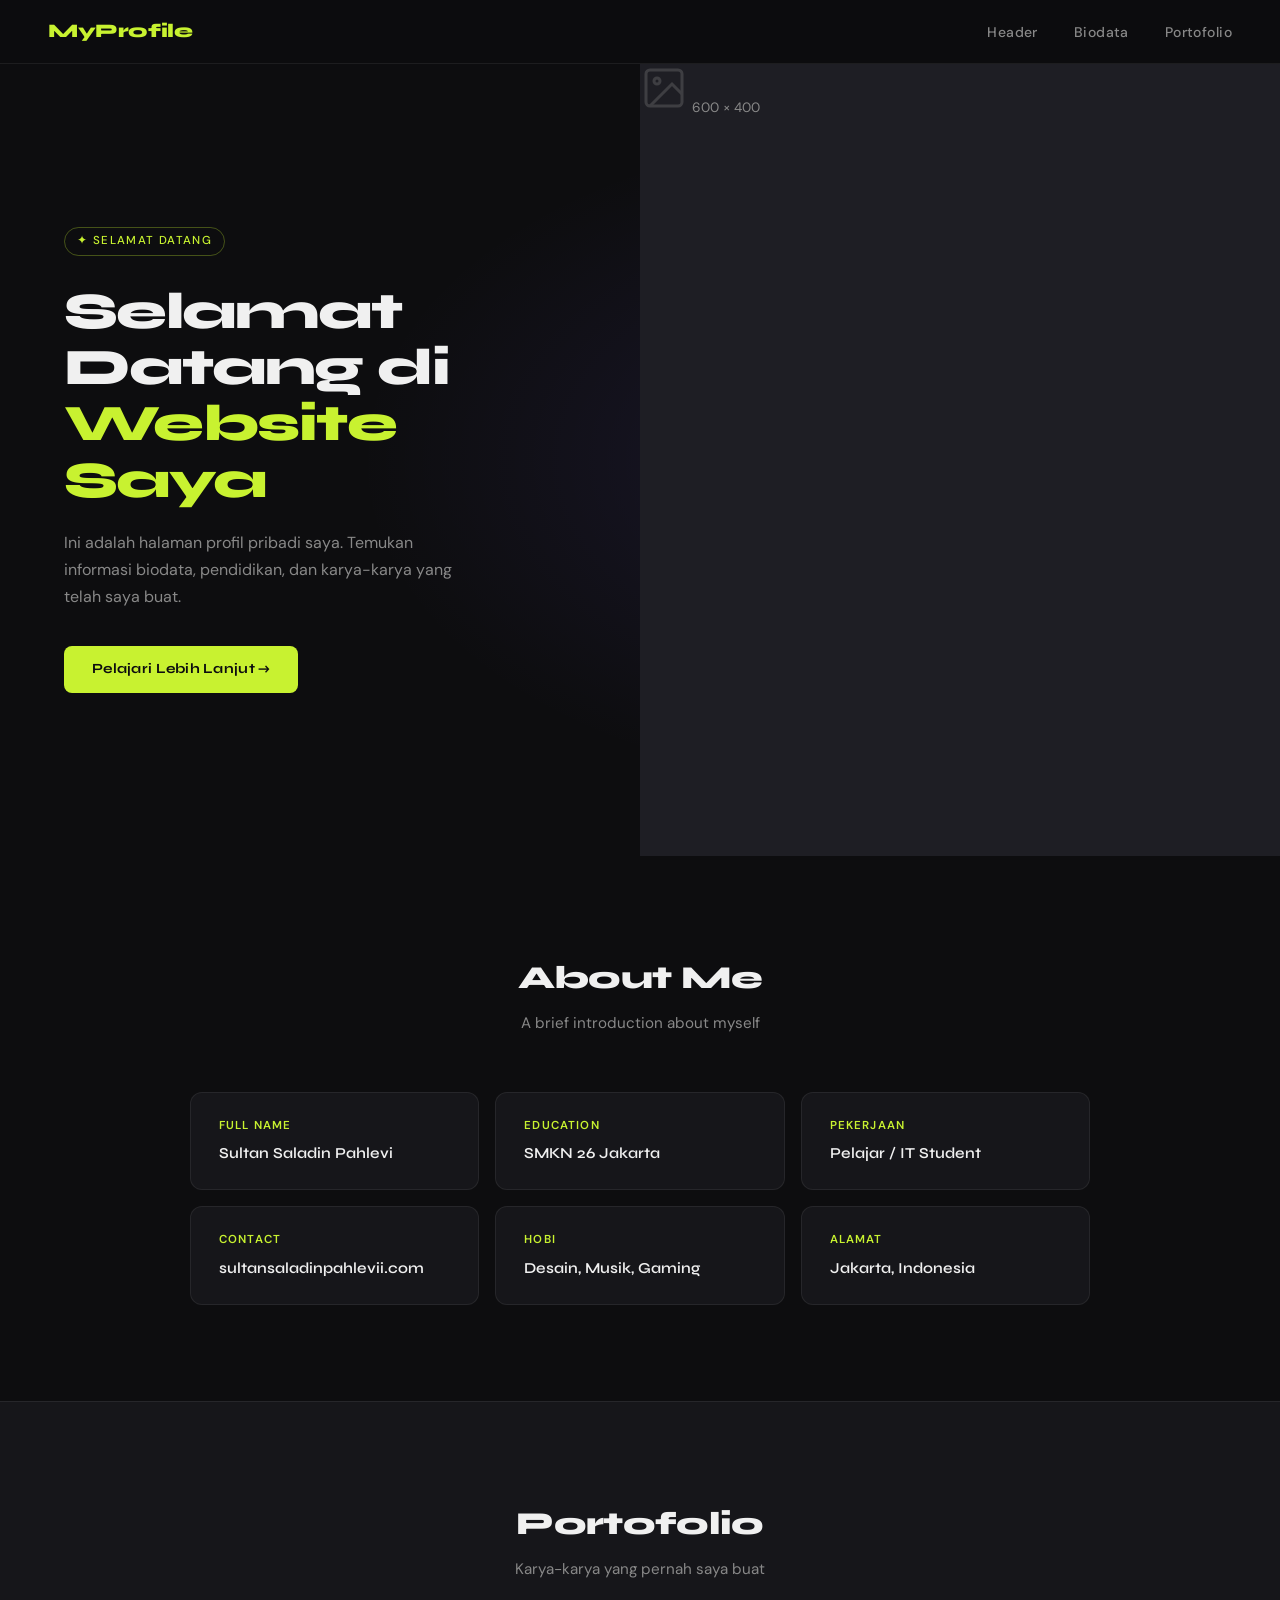
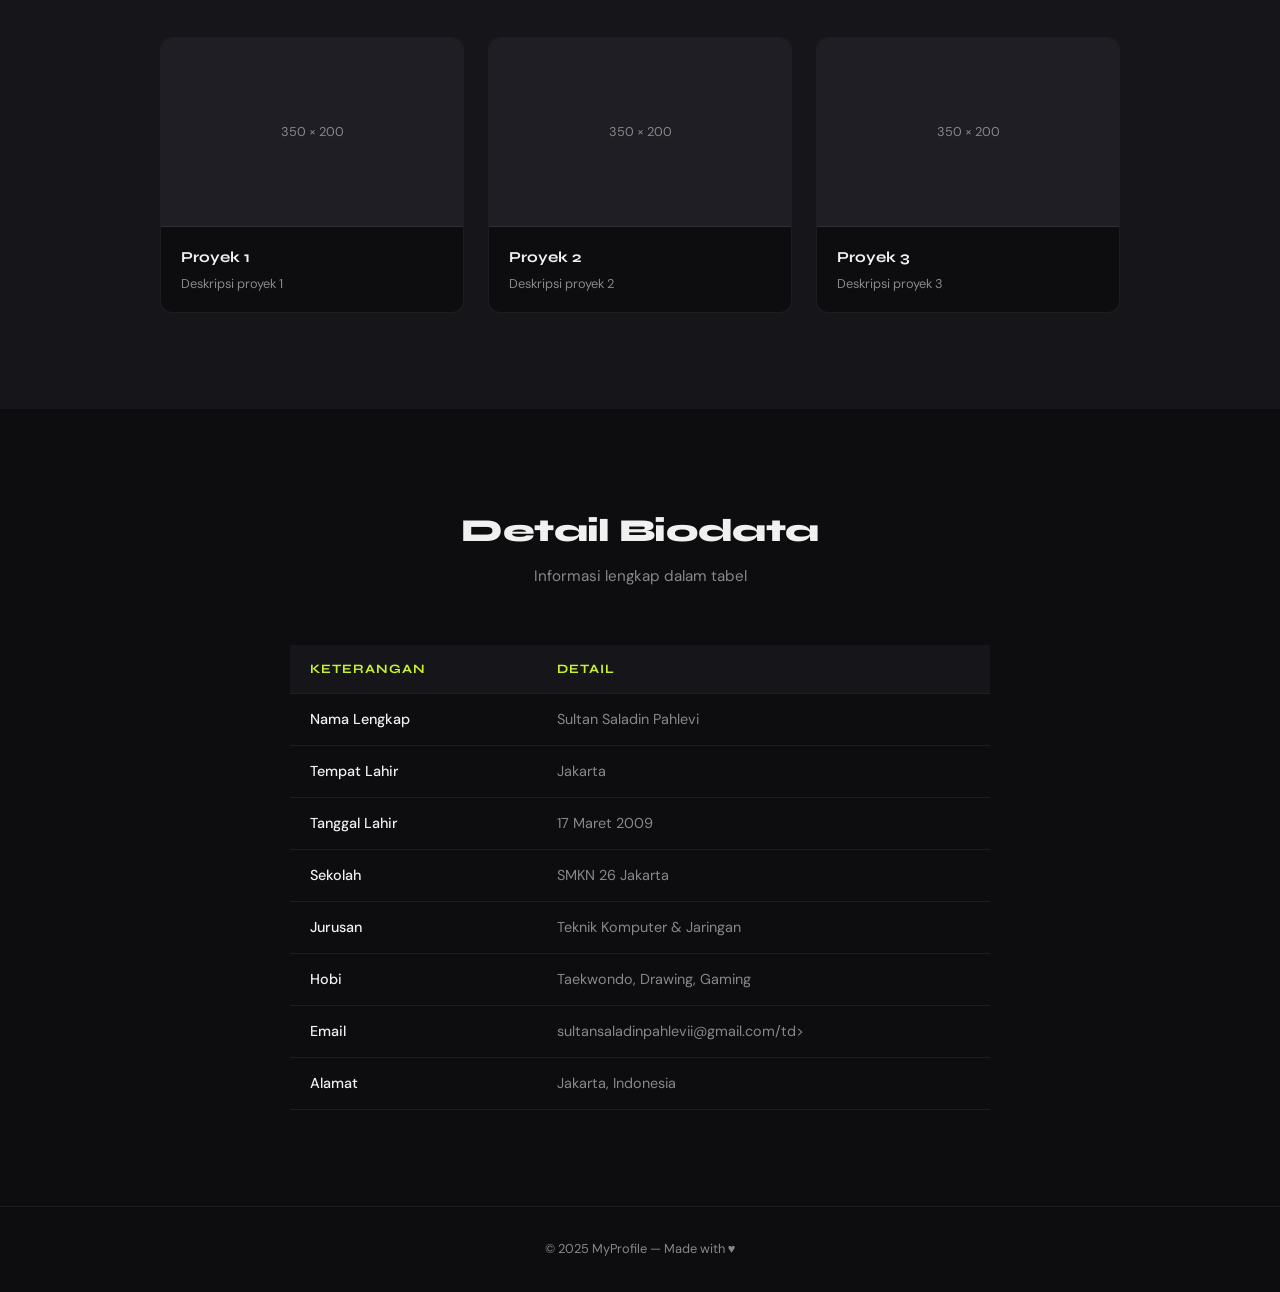
<file: index.html>
<!DOCTYPE html>
<html lang="id">
<head>
  <meta charset="UTF-8" />
  <meta name="viewport" content="width=device-width, initial-scale=1.0"/>
  <title>Profile - Biodata</title>
  <link href="https://fonts.googleapis.com/css2?family=Syne:wght@400;600;700;800&family=DM+Sans:ital,wght@0,300;0,400;0,500;1,300&display=swap" rel="stylesheet"/>
  <style>
    :root {
      --bg: #0d0d0f;
      --surface: #16161a;
      --surface2: #1e1e24;
      --accent: #c8f230;
      --accent2: #7b61ff;
      --text: #f0f0f0;
      --muted: #888;
      --border: rgba(255,255,255,0.07);
    }

    * { margin: 0; padding: 0; box-sizing: border-box; }

    body {
      background: var(--bg);
      color: var(--text);
      font-family: 'DM Sans', sans-serif;
      font-size: 15px;
      line-height: 1.6;
      overflow-x: hidden;
    }

    /* ── NAVBAR ── */
    nav {
      position: sticky;
      top: 0;
      z-index: 100;
      display: flex;
      align-items: center;
      justify-content: space-between;
      padding: 0 48px;
      height: 64px;
      background: rgba(13,13,15,0.85);
      backdrop-filter: blur(16px);
      border-bottom: 1px solid var(--border);
    }

    .nav-brand {
      font-family: 'Syne', sans-serif;
      font-weight: 800;
      font-size: 1.2rem;
      letter-spacing: -0.02em;
      color: var(--accent);
    }

    .nav-links {
      display: flex;
      gap: 36px;
      list-style: none;
    }

    .nav-links a {
      color: var(--muted);
      text-decoration: none;
      font-size: 0.875rem;
      font-weight: 500;
      letter-spacing: 0.03em;
      transition: color 0.2s;
    }

    .nav-links a:hover { color: var(--text); }

    /* ── HERO ── */
    #header {
      display: grid;
      grid-template-columns: 1fr 1fr;
      min-height: 88vh;
      position: relative;
      overflow: hidden;
    }

    #header::before {
      content: '';
      position: absolute;
      inset: 0;
      background: radial-gradient(ellipse 60% 60% at 70% 50%, rgba(123,97,255,0.12) 0%, transparent 70%);
      pointer-events: none;
    }

    .hero-left {
      display: flex;
      flex-direction: column;
      justify-content: center;
      padding: 80px 64px;
      position: relative;
      z-index: 1;
    }

    .hero-tag {
      display: inline-block;
      font-size: 0.72rem;
      font-weight: 500;
      letter-spacing: 0.12em;
      text-transform: uppercase;
      color: var(--accent);
      border: 1px solid rgba(200,242,48,0.3);
      padding: 4px 12px;
      border-radius: 100px;
      width: fit-content;
      margin-bottom: 28px;
    }

    .hero-left h1 {
      font-family: 'Syne', sans-serif;
      font-size: clamp(2.4rem, 4vw, 3.6rem);
      font-weight: 800;
      line-height: 1.1;
      letter-spacing: -0.03em;
      margin-bottom: 20px;
    }

    .hero-left h1 span {
      color: var(--accent);
    }

    .hero-left p {
      color: var(--muted);
      font-size: 1rem;
      max-width: 400px;
      margin-bottom: 36px;
      line-height: 1.7;
    }

    .btn {
      display: inline-flex;
      align-items: center;
      gap: 8px;
      padding: 12px 28px;
      background: var(--accent);
      color: #0d0d0f;
      font-family: 'Syne', sans-serif;
      font-weight: 700;
      font-size: 0.875rem;
      letter-spacing: 0.02em;
      text-decoration: none;
      border-radius: 8px;
      transition: opacity 0.2s, transform 0.2s;
      width: fit-content;
    }

    .btn:hover { opacity: 0.85; transform: translateY(-2px); }

    .hero-right {
      position: relative;
      overflow: hidden;
    }

    .hero-right img,
    .hero-right .img-placeholder {
      width: 100%;
      height: 100%;
      object-fit: cover;
      display: block;
    }

    .img-placeholder {
      background: var(--surface2);
      display: flex;
      align-items: center;
      justify-content: center;
      flex-direction: column;
      gap: 8px;
      color: var(--muted);
      font-size: 0.85rem;
    }

    .img-placeholder svg {
      opacity: 0.3;
    }

    /* ── BIODATA ── */
    #biodata {
      padding: 96px 64px;
      position: relative;
    }

    .section-header {
      text-align: center;
      margin-bottom: 56px;
    }

    .section-header h2 {
      font-family: 'Syne', sans-serif;
      font-size: 2rem;
      font-weight: 800;
      letter-spacing: -0.02em;
    }

    .section-header p {
      color: var(--muted);
      margin-top: 8px;
      font-size: 0.95rem;
    }

    .bio-grid {
      display: grid;
      grid-template-columns: repeat(3, 1fr);
      gap: 16px;
      max-width: 900px;
      margin: 0 auto;
    }

    .bio-box {
      background: var(--surface);
      border: 1px solid var(--border);
      border-radius: 12px;
      padding: 24px 28px;
      transition: border-color 0.2s, transform 0.2s;
    }

    .bio-box:hover {
      border-color: rgba(200,242,48,0.3);
      transform: translateY(-3px);
    }

    .bio-box .label {
      font-size: 0.72rem;
      text-transform: uppercase;
      letter-spacing: 0.1em;
      color: var(--accent);
      font-weight: 600;
      margin-bottom: 6px;
    }

    .bio-box .value {
      font-family: 'Syne', sans-serif;
      font-weight: 600;
      font-size: 0.95rem;
      color: var(--text);
    }

    /* ── PORTFOLIO ── */
    #portofolio {
      padding: 96px 64px;
      background: var(--surface);
      border-top: 1px solid var(--border);
    }

    .porto-grid {
      display: grid;
      grid-template-columns: repeat(3, 1fr);
      gap: 24px;
      max-width: 960px;
      margin: 0 auto;
    }

    .porto-card {
      background: var(--bg);
      border: 1px solid var(--border);
      border-radius: 12px;
      overflow: hidden;
      transition: border-color 0.25s, transform 0.25s;
    }

    .porto-card:hover {
      border-color: rgba(200,242,48,0.35);
      transform: translateY(-4px);
    }

    .porto-thumb {
      width: 100%;
      aspect-ratio: 16/10;
      background: var(--surface2);
      display: flex;
      align-items: center;
      justify-content: center;
      color: var(--muted);
      font-size: 0.8rem;
      border-bottom: 1px solid var(--border);
    }

    .porto-info {
      padding: 18px 20px;
    }

    .porto-info h4 {
      font-family: 'Syne', sans-serif;
      font-weight: 700;
      font-size: 0.95rem;
      margin-bottom: 4px;
    }

    .porto-info p {
      color: var(--muted);
      font-size: 0.8rem;
    }

    /* ── TABLE ── */
    #detail-table {
      padding: 96px 64px;
    }

    table {
      width: 100%;
      max-width: 700px;
      margin: 0 auto;
      border-collapse: collapse;
    }

    th {
      font-family: 'Syne', sans-serif;
      font-weight: 700;
      font-size: 0.8rem;
      text-transform: uppercase;
      letter-spacing: 0.08em;
      color: var(--accent);
      text-align: left;
      padding: 14px 20px;
      background: var(--surface);
      border-bottom: 1px solid var(--border);
    }

    td {
      padding: 14px 20px;
      border-bottom: 1px solid var(--border);
      font-size: 0.9rem;
      color: var(--muted);
    }

    tr:hover td {
      background: var(--surface);
      color: var(--text);
    }

    td:first-child {
      color: var(--text);
      font-weight: 500;
    }

    /* ── FOOTER ── */
    footer {
      text-align: center;
      padding: 32px;
      color: var(--muted);
      font-size: 0.8rem;
      border-top: 1px solid var(--border);
    }

    /* ── ANIMATIONS ── */
    @keyframes fadeUp {
      from { opacity: 0; transform: translateY(24px); }
      to   { opacity: 1; transform: translateY(0); }
    }

    .hero-left > * {
      animation: fadeUp 0.6s ease both;
    }
    .hero-left > *:nth-child(1) { animation-delay: 0.1s; }
    .hero-left > *:nth-child(2) { animation-delay: 0.2s; }
    .hero-left > *:nth-child(3) { animation-delay: 0.3s; }
    .hero-left > *:nth-child(4) { animation-delay: 0.4s; }
  </style>
</head>
<body>

<!-- SECTION 1: NAVBAR -->
<nav>
  <div class="nav-brand">MyProfile</div>
  <ul class="nav-links">
    <li><a href="#header">Header</a></li>
    <li><a href="#biodata">Biodata</a></li>
    <li><a href="#portofolio">Portofolio</a></li>
  </ul>
</nav>

<!-- SECTION 2: HERO / HEADER -->
<section id="header">
  <div class="hero-left">
    <span class="hero-tag">✦ Selamat Datang</span>
    <h1>Selamat Datang di<br/><span>Website Saya</span></h1>
    <p>Ini adalah halaman profil pribadi saya. Temukan informasi biodata, pendidikan, dan karya-karya yang telah saya buat.</p>
    <a href="#biodata" class="btn">Pelajari Lebih Lanjut →</a>
  </div>
  <div class="hero-right">
    <div class="img-placeholder">
      <svg width="48" height="48" viewBox="0 0 24 24" fill="none" stroke="currentColor" stroke-width="1.5">
        <rect x="3" y="3" width="18" height="18" rx="2"/><circle cx="8.5" cy="8.5" r="1.5"/>
        <polyline points="21 15 16 10 5 21"/>
      </svg>
      <span>600 × 400</span>
    </div>
  </div>
</section>

<!-- SECTION 3: BIODATA (6 box) -->
<section id="biodata">
  <div class="section-header">
    <h2>About Me</h2>
    <p>A brief introduction about myself</p>
  </div>
  <div class="bio-grid">
    <div class="bio-box">
      <div class="label">Full Name</div>
      <div class="value">Sultan Saladin Pahlevi</div>
    </div>
    <div class="bio-box">
      <div class="label">Education</div>
      <div class="value">SMKN 26 Jakarta</div>
    </div>
    <div class="bio-box">
      <div class="label">Pekerjaan</div>
      <div class="value">Pelajar / IT Student</div>
    </div>
    <div class="bio-box">
      <div class="label">Contact</div>
      <div class="value">sultansaladinpahlevii.com</div>
    </div>
    <div class="bio-box">
      <div class="label">Hobi</div>
      <div class="value">Desain, Musik, Gaming</div>
    </div>
    <div class="bio-box">
      <div class="label">Alamat</div>
      <div class="value">Jakarta, Indonesia</div>
    </div>
  </div>
</section>

<!-- SECTION 4: PORTOFOLIO -->
<section id="portofolio">
  <div class="section-header">
    <h2>Portofolio</h2>
    <p>Karya-karya yang pernah saya buat</p>
  </div>
  <div class="porto-grid">
    <div class="porto-card">
      <div class="porto-thumb">350 × 200</div>
      <div class="porto-info">
        <h4>Proyek 1</h4>
        <p>Deskripsi proyek 1</p>
      </div>
    </div>
    <div class="porto-card">
      <div class="porto-thumb">350 × 200</div>
      <div class="porto-info">
        <h4>Proyek 2</h4>
        <p>Deskripsi proyek 2</p>
      </div>
    </div>
    <div class="porto-card">
      <div class="porto-thumb">350 × 200</div>
      <div class="porto-info">
        <h4>Proyek 3</h4>
        <p>Deskripsi proyek 3</p>
      </div>
    </div>
  </div>
</section>

<!-- HTML TABLE (bonus) -->
<section id="detail-table">
  <div class="section-header">
    <h2>Detail Biodata</h2>
    <p>Informasi lengkap dalam tabel</p>
  </div>
  <table>
    <thead>
      <tr>
        <th>Keterangan</th>
        <th>Detail</th>
      </tr>
    </thead>
    <tbody>
      <tr><td>Nama Lengkap</td><td>Sultan Saladin Pahlevi</td></tr>
      <tr><td>Tempat Lahir</td><td>Jakarta</td></tr>
      <tr><td>Tanggal Lahir</td><td>17 Maret 2009</td></tr>
      <tr><td>Sekolah</td><td>SMKN 26 Jakarta</td></tr>
      <tr><td>Jurusan</td><td>Teknik Komputer & Jaringan</td></tr>
      <tr><td>Hobi</td><td>Taekwondo, Drawing, Gaming</td></tr>
      <tr><td>Email</td><td>sultansaladinpahlevii@gmail.com/td></tr>
      <tr><td>Alamat</td><td>Jakarta, Indonesia</td></tr>
    </tbody>
  </table>
</section>

<footer>
  &copy; 2025 MyProfile — Made with ♥
</footer>

</body>
</html>
</file>
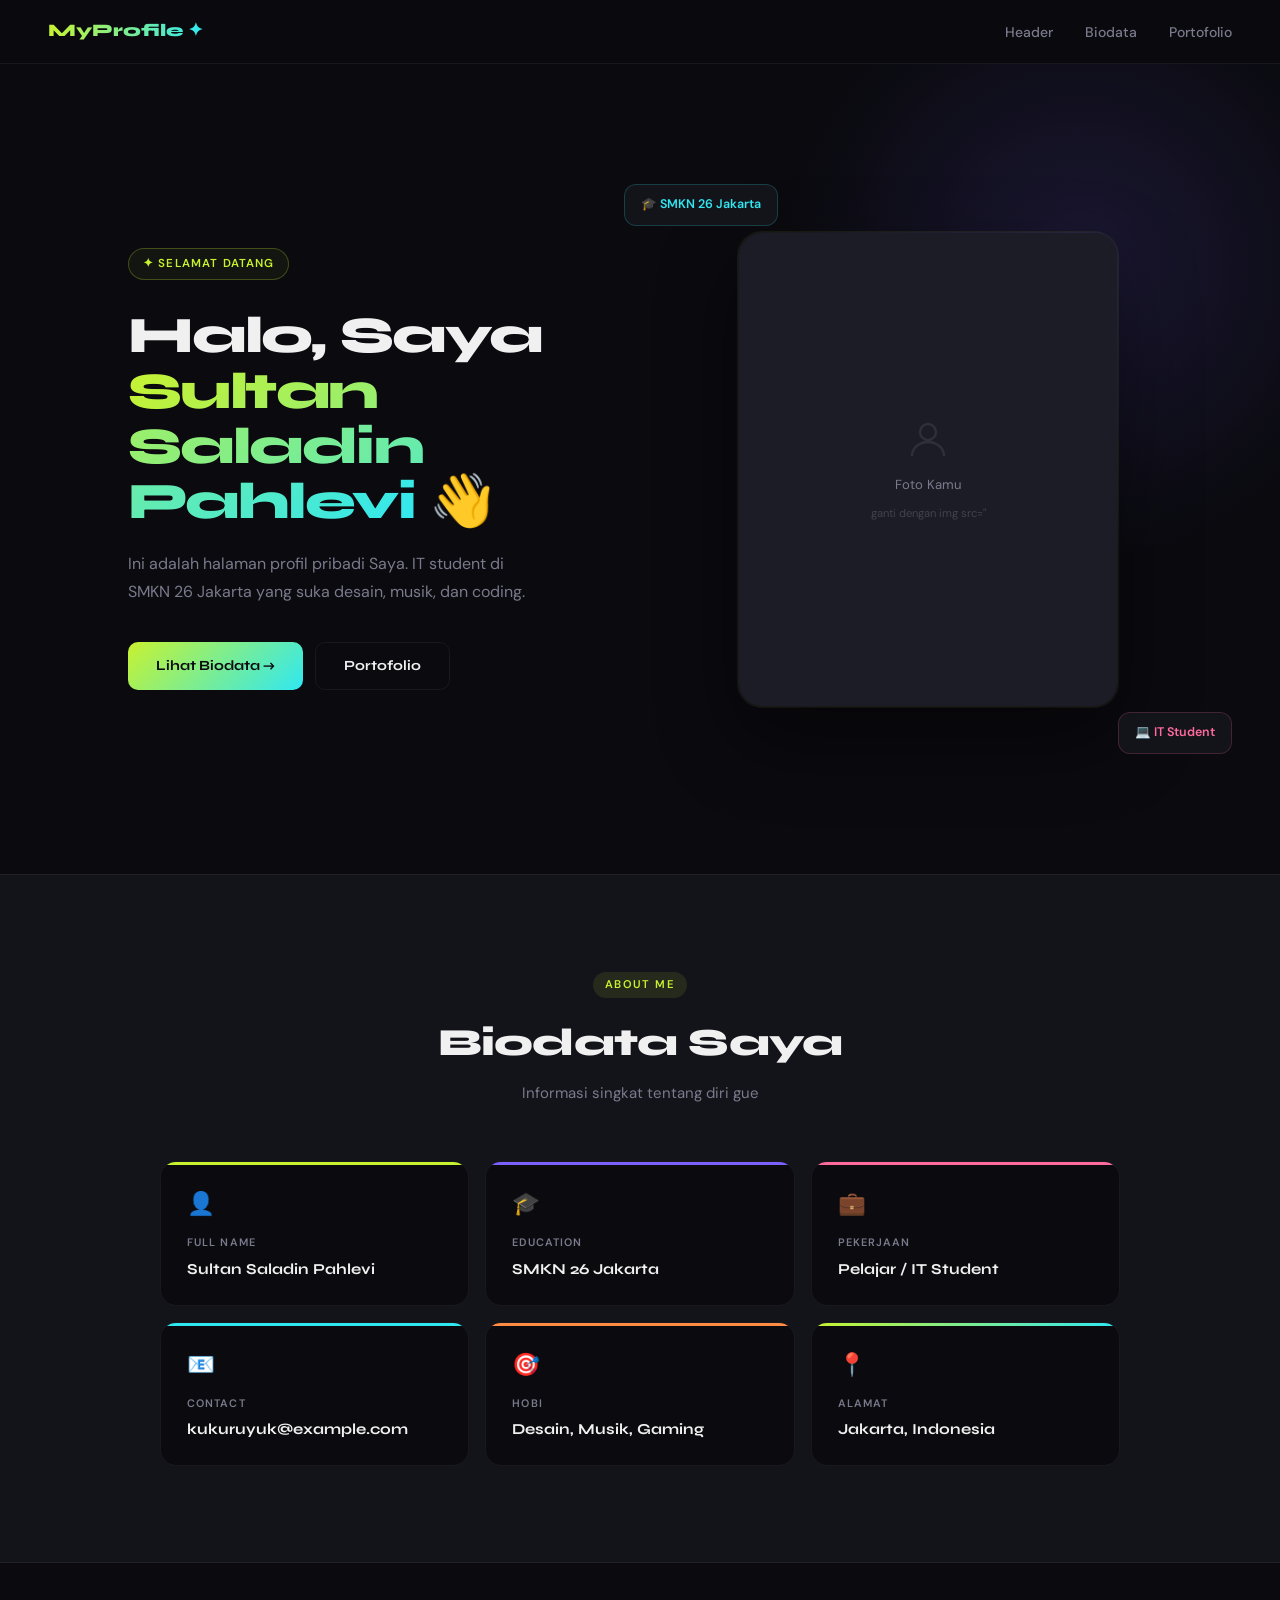
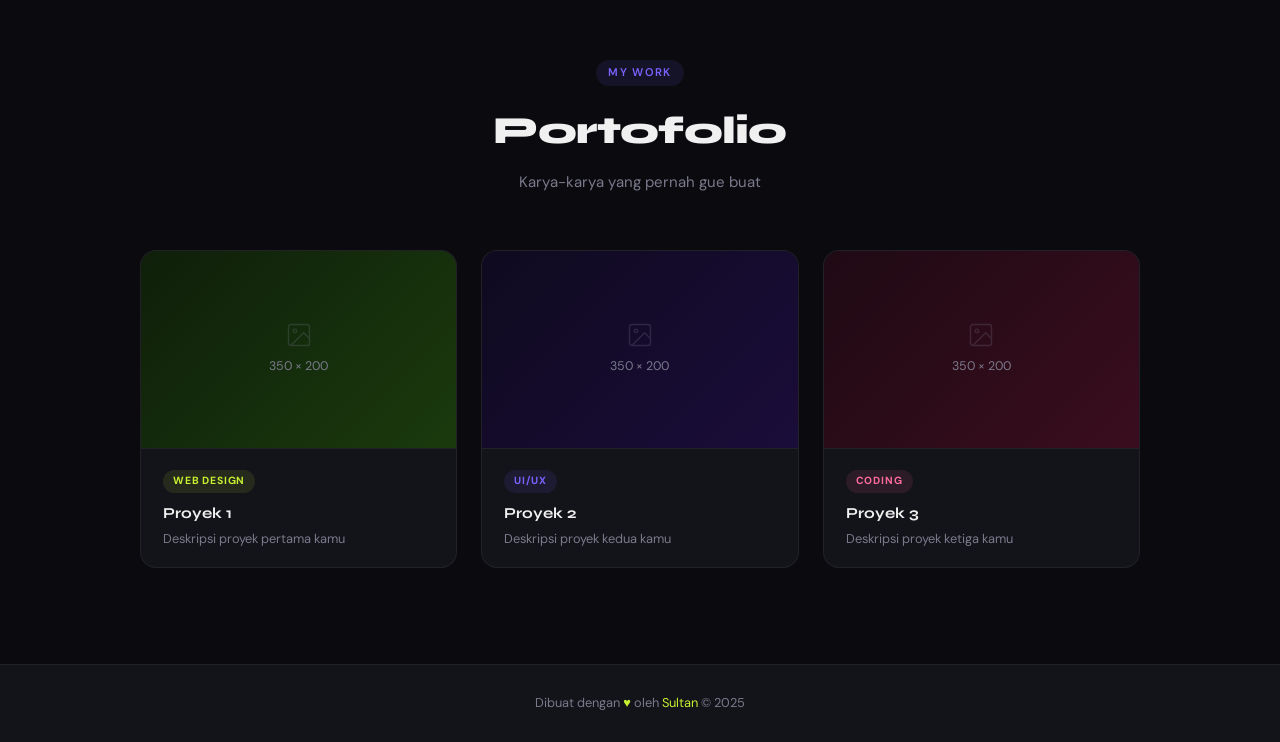
<file: index (1).html>
<!DOCTYPE html>
<html lang="id">
<head>
  <meta charset="UTF-8"/>
  <meta name="viewport" content="width=device-width, initial-scale=1.0"/>
  <title>Profile - Biodata</title>
  <link href="https://fonts.googleapis.com/css2?family=Syne:wght@400;600;700;800&family=DM+Sans:wght@300;400;500&display=swap" rel="stylesheet"/>
  <style>
    :root {
      --bg: #0a0a0f;
      --surface: #13131a;
      --surface2: #1c1c26;
      --accent: #c8f230;
      --purple: #7b61ff;
      --pink: #ff6b9d;
      --cyan: #30e8f2;
      --orange: #ff8c42;
      --text: #f0f0f0;
      --muted: #7a7a8c;
      --border: rgba(255,255,255,0.06);
      --radius: 16px;
    }

    * { margin: 0; padding: 0; box-sizing: border-box; }
    html { scroll-behavior: smooth; }

    body {
      background: var(--bg);
      color: var(--text);
      font-family: 'DM Sans', sans-serif;
      font-size: 15px;
      line-height: 1.6;
      overflow-x: hidden;
    }

    /* ── NAVBAR ── */
    nav {
      position: sticky;
      top: 0;
      z-index: 100;
      display: flex;
      align-items: center;
      justify-content: space-between;
      padding: 0 48px;
      height: 64px;
      background: rgba(10,10,15,0.9);
      backdrop-filter: blur(20px);
      border-bottom: 1px solid var(--border);
    }

    .nav-brand {
      font-family: 'Syne', sans-serif;
      font-weight: 800;
      font-size: 1.1rem;
      background: linear-gradient(90deg, var(--accent), var(--cyan));
      -webkit-background-clip: text;
      -webkit-text-fill-color: transparent;
    }

    .nav-links {
      display: flex;
      gap: 32px;
      list-style: none;
    }

    .nav-links a {
      color: var(--muted);
      text-decoration: none;
      font-size: 0.875rem;
      font-weight: 500;
      transition: color 0.2s;
    }

    .nav-links a:hover { color: var(--accent); }

    .nav-toggle {
      display: none;
      flex-direction: column;
      gap: 5px;
      cursor: pointer;
      background: none;
      border: none;
      padding: 4px;
    }

    .nav-toggle span {
      display: block;
      width: 24px;
      height: 2px;
      background: var(--text);
      border-radius: 2px;
    }

    /* ── HERO ── */
    #header {
      display: grid;
      grid-template-columns: 1fr 1fr;
      min-height: 90vh;
      position: relative;
      overflow: hidden;
    }

    #header::before {
      content: '';
      position: absolute;
      width: 600px; height: 600px;
      background: radial-gradient(circle, rgba(123,97,255,0.15) 0%, transparent 70%);
      top: -100px; right: -100px;
      pointer-events: none;
    }

    .hero-left {
      display: flex;
      flex-direction: column;
      justify-content: center;
      padding: 80px 64px;
      position: relative;
      z-index: 1;
    }

    .hero-tag {
      display: inline-flex;
      align-items: center;
      gap: 6px;
      font-size: 0.72rem;
      font-weight: 600;
      letter-spacing: 0.1em;
      text-transform: uppercase;
      color: var(--accent);
      border: 1px solid rgba(200,242,48,0.25);
      background: rgba(200,242,48,0.05);
      padding: 6px 14px;
      border-radius: 100px;
      width: fit-content;
      margin-bottom: 28px;
    }

    .hero-left h1 {
      font-family: 'Syne', sans-serif;
      font-size: clamp(2.2rem, 4vw, 3.8rem);
      font-weight: 800;
      line-height: 1.08;
      letter-spacing: -0.03em;
      margin-bottom: 20px;
    }

    .gradient-text {
      background: linear-gradient(135deg, var(--accent) 0%, var(--cyan) 100%);
      -webkit-background-clip: text;
      -webkit-text-fill-color: transparent;
    }

    .hero-left p {
      color: var(--muted);
      font-size: 1rem;
      max-width: 420px;
      margin-bottom: 36px;
      line-height: 1.75;
    }

    .hero-btns {
      display: flex;
      gap: 12px;
      flex-wrap: wrap;
    }

    .btn {
      display: inline-flex;
      align-items: center;
      gap: 8px;
      padding: 12px 28px;
      font-family: 'Syne', sans-serif;
      font-weight: 700;
      font-size: 0.875rem;
      text-decoration: none;
      border-radius: 10px;
      transition: all 0.2s;
      cursor: pointer;
      border: none;
    }

    .btn-primary {
      background: linear-gradient(135deg, var(--accent), var(--cyan));
      color: #0a0a0f;
    }

    .btn-primary:hover { opacity: 0.85; transform: translateY(-2px); }

    .btn-outline {
      background: transparent;
      color: var(--text);
      border: 1px solid var(--border);
    }

    .btn-outline:hover { border-color: var(--accent); color: var(--accent); }

    .hero-right {
      position: relative;
      display: flex;
      align-items: center;
      justify-content: center;
      padding: 48px;
    }

    .hero-img-wrap {
      position: relative;
      width: 100%;
      max-width: 380px;
      aspect-ratio: 4/5;
      border-radius: 24px;
      overflow: hidden;
      border: 1px solid var(--border);
      box-shadow: 0 32px 80px rgba(0,0,0,0.4), 0 0 0 1px rgba(200,242,48,0.08);
    }

    .hero-img-wrap img {
      width: 100%; height: 100%;
      object-fit: cover;
      display: block;
    }

    .img-placeholder {
      width: 100%; height: 100%;
      background: var(--surface2);
      display: flex;
      flex-direction: column;
      align-items: center;
      justify-content: center;
      gap: 10px;
      color: var(--muted);
      font-size: 0.82rem;
    }

    .img-placeholder svg { opacity: 0.2; }

    .badge {
      position: absolute;
      background: var(--surface);
      border: 1px solid var(--border);
      border-radius: 12px;
      padding: 10px 16px;
      font-size: 0.78rem;
      font-weight: 600;
      backdrop-filter: blur(12px);
    }

    .badge-tl { top: 24px; left: -16px; color: var(--cyan); border-color: rgba(48,232,242,0.2); }
    .badge-br { bottom: 24px; right: -16px; color: var(--pink); border-color: rgba(255,107,157,0.2); }

    /* ── SECTION BASE ── */
    section { padding: 96px 64px; }

    .section-header {
      text-align: center;
      margin-bottom: 56px;
    }

    .section-tag {
      display: inline-block;
      font-size: 0.7rem;
      font-weight: 600;
      letter-spacing: 0.12em;
      text-transform: uppercase;
      padding: 4px 12px;
      border-radius: 100px;
      margin-bottom: 14px;
    }

    .section-header h2 {
      font-family: 'Syne', sans-serif;
      font-size: clamp(1.6rem, 3vw, 2.4rem);
      font-weight: 800;
      letter-spacing: -0.02em;
    }

    .section-header p {
      color: var(--muted);
      margin-top: 8px;
    }

    /* ── BIODATA ── */
    #biodata {
      background: var(--surface);
      border-top: 1px solid var(--border);
      border-bottom: 1px solid var(--border);
    }

    .bio-grid {
      display: grid;
      grid-template-columns: repeat(3, 1fr);
      gap: 16px;
      max-width: 960px;
      margin: 0 auto;
    }

    .bio-box {
      background: var(--bg);
      border: 1px solid var(--border);
      border-radius: var(--radius);
      padding: 24px 26px;
      position: relative;
      overflow: hidden;
      transition: transform 0.2s, border-color 0.2s, box-shadow 0.2s;
    }

    .bio-box::before {
      content: '';
      position: absolute;
      top: 0; left: 0; right: 0;
      height: 3px;
      border-radius: 3px 3px 0 0;
    }

    .bio-box:nth-child(1)::before { background: var(--accent); }
    .bio-box:nth-child(2)::before { background: var(--purple); }
    .bio-box:nth-child(3)::before { background: var(--pink); }
    .bio-box:nth-child(4)::before { background: var(--cyan); }
    .bio-box:nth-child(5)::before { background: var(--orange); }
    .bio-box:nth-child(6)::before { background: linear-gradient(90deg, var(--accent), var(--cyan)); }

    .bio-box:hover {
      transform: translateY(-4px);
      border-color: rgba(255,255,255,0.1);
      box-shadow: 0 12px 40px rgba(0,0,0,0.3);
    }

    .bio-icon { font-size: 1.4rem; margin-bottom: 12px; }

    .bio-label {
      font-size: 0.68rem;
      text-transform: uppercase;
      letter-spacing: 0.1em;
      color: var(--muted);
      font-weight: 600;
      margin-bottom: 5px;
    }

    .bio-value {
      font-family: 'Syne', sans-serif;
      font-weight: 700;
      font-size: 0.95rem;
    }

    /* ── PORTOFOLIO ── */
    #portofolio { background: var(--bg); }

    .porto-grid {
      display: grid;
      grid-template-columns: repeat(3, 1fr);
      gap: 24px;
      max-width: 1000px;
      margin: 0 auto;
    }

    .porto-card {
      background: var(--surface);
      border: 1px solid var(--border);
      border-radius: var(--radius);
      overflow: hidden;
      transition: transform 0.25s, border-color 0.25s, box-shadow 0.25s;
    }

    .porto-card:hover { transform: translateY(-6px); box-shadow: 0 20px 60px rgba(0,0,0,0.4); }
    .porto-card:nth-child(1):hover { border-color: rgba(200,242,48,0.35); }
    .porto-card:nth-child(2):hover { border-color: rgba(123,97,255,0.35); }
    .porto-card:nth-child(3):hover { border-color: rgba(255,107,157,0.35); }

    .porto-thumb {
      width: 100%;
      aspect-ratio: 16/10;
      display: flex;
      align-items: center;
      justify-content: center;
      color: var(--muted);
      font-size: 0.78rem;
    }

    .porto-card:nth-child(1) .porto-thumb { background: linear-gradient(135deg, #0f1f0a, #1a3a0d); }
    .porto-card:nth-child(2) .porto-thumb { background: linear-gradient(135deg, #0f0a1f, #1a0d3a); }
    .porto-card:nth-child(3) .porto-thumb { background: linear-gradient(135deg, #1f0a14, #3a0d1e); }

    .porto-thumb img { width: 100%; height: 100%; object-fit: cover; display: block; }

    .thumb-ph { display: flex; flex-direction: column; align-items: center; gap: 8px; }

    .porto-info {
      padding: 18px 22px;
      border-top: 1px solid var(--border);
    }

    .chip {
      display: inline-block;
      font-size: 0.65rem;
      font-weight: 700;
      letter-spacing: 0.08em;
      text-transform: uppercase;
      padding: 3px 10px;
      border-radius: 100px;
      margin-bottom: 8px;
    }

    .porto-card:nth-child(1) .chip { background: rgba(200,242,48,0.1); color: var(--accent); }
    .porto-card:nth-child(2) .chip { background: rgba(123,97,255,0.1); color: var(--purple); }
    .porto-card:nth-child(3) .chip { background: rgba(255,107,157,0.1); color: var(--pink); }

    .porto-info h4 {
      font-family: 'Syne', sans-serif;
      font-weight: 700;
      font-size: 0.95rem;
      margin-bottom: 4px;
    }

    .porto-info p { color: var(--muted); font-size: 0.8rem; }

    /* ── FOOTER ── */
    footer {
      text-align: center;
      padding: 28px;
      color: var(--muted);
      font-size: 0.8rem;
      border-top: 1px solid var(--border);
      background: var(--surface);
    }

    footer span { color: var(--accent); }

    /* ── RESPONSIVE ── */
    @media (max-width: 1024px) {
      nav { padding: 0 32px; }
      section { padding: 72px 32px; }
      .hero-left { padding: 60px 40px; }
      .bio-grid { grid-template-columns: repeat(2, 1fr); }
    }

    @media (max-width: 768px) {
      nav { padding: 0 20px; }
      .nav-toggle { display: flex; }
      .nav-links {
        display: none;
        position: absolute;
        top: 64px; left: 0; right: 0;
        background: rgba(10,10,15,0.98);
        flex-direction: column;
        align-items: center;
        padding: 24px;
        gap: 20px;
        border-bottom: 1px solid var(--border);
      }
      .nav-links.open { display: flex; }

      #header { grid-template-columns: 1fr; min-height: auto; }
      .hero-right { order: -1; padding: 40px 20px 0; }
      .hero-img-wrap { max-width: 260px; aspect-ratio: 1/1; }
      .badge { display: none; }
      .hero-left { padding: 32px 20px 64px; align-items: center; text-align: center; }
      .hero-left p { max-width: 100%; }
      .hero-btns { justify-content: center; }

      section { padding: 64px 20px; }
      .bio-grid { grid-template-columns: repeat(2, 1fr); }
      .porto-grid { grid-template-columns: 1fr; max-width: 380px; margin: 0 auto; }
    }

    @media (max-width: 480px) {
      .bio-grid { grid-template-columns: 1fr; }
    }
  </style>
</head>
<body>

<!-- NAVBAR -->
<nav>
  <div class="nav-brand">MyProfile ✦</div>
  <ul class="nav-links" id="navLinks">
    <li><a href="#header">Header</a></li>
    <li><a href="#biodata">Biodata</a></li>
    <li><a href="#portofolio">Portofolio</a></li>
  </ul>
  <button class="nav-toggle" onclick="document.getElementById('navLinks').classList.toggle('open')">
    <span></span><span></span><span></span>
  </button>
</nav>

<!-- HERO -->
<section id="header">
  <div class="hero-left">
    <span class="hero-tag">✦ Selamat Datang</span>
    <h1>Halo, Saya<br/><span class="gradient-text">Sultan Saladin Pahlevi</span> 👋</h1>
    <p>Ini adalah halaman profil pribadi Saya. IT student di SMKN 26 Jakarta yang suka desain, musik, dan coding.</p>
    <div class="hero-btns">
      <a href="#biodata" class="btn btn-primary">Lihat Biodata →</a>
      <a href="#portofolio" class="btn btn-outline">Portofolio</a>
    </div>
  </div>
  <div class="hero-right">
    <div class="hero-img-wrap">
      <!-- Ganti baris di bawah jadi: <img src="foto.jpg" alt="Foto Saya"/> -->
      <div class="img-placeholder">
        <svg width="48" height="48" viewBox="0 0 24 24" fill="none" stroke="currentColor" stroke-width="1.2">
          <circle cx="12" cy="8" r="4"/><path d="M4 20c0-4 3.6-7 8-7s8 3 8 7"/>
        </svg>
        <span>Foto Kamu</span>
        <span style="font-size:0.7rem;opacity:0.4">ganti dengan img src="</span>
      </div>
    </div>
    <div class="badge badge-tl">🎓 SMKN 26 Jakarta</div>
    <div class="badge badge-br">💻 IT Student</div>
  </div>
</section>

<!-- BIODATA -->
<section id="biodata">
  <div class="section-header">
    <div class="section-tag" style="background:rgba(200,242,48,0.1);color:var(--accent)">About Me</div>
    <h2>Biodata Saya</h2>
    <p>Informasi singkat tentang diri gue</p>
  </div>
  <div class="bio-grid">
    <div class="bio-box">
      <div class="bio-icon">👤</div>
      <div class="bio-label">Full Name</div>
      <div class="bio-value">Sultan Saladin Pahlevi</div>
    </div>
    <div class="bio-box">
      <div class="bio-icon">🎓</div>
      <div class="bio-label">Education</div>
      <div class="bio-value">SMKN 26 Jakarta</div>
    </div>
    <div class="bio-box">
      <div class="bio-icon">💼</div>
      <div class="bio-label">Pekerjaan</div>
      <div class="bio-value">Pelajar / IT Student</div>
    </div>
    <div class="bio-box">
      <div class="bio-icon">📧</div>
      <div class="bio-label">Contact</div>
      <div class="bio-value">kukuruyuk@example.com</div>
    </div>
    <div class="bio-box">
      <div class="bio-icon">🎯</div>
      <div class="bio-label">Hobi</div>
      <div class="bio-value">Desain, Musik, Gaming</div>
    </div>
    <div class="bio-box">
      <div class="bio-icon">📍</div>
      <div class="bio-label">Alamat</div>
      <div class="bio-value">Jakarta, Indonesia</div>
    </div>
  </div>
</section>

<!-- PORTOFOLIO -->
<section id="portofolio">
  <div class="section-header">
    <div class="section-tag" style="background:rgba(123,97,255,0.1);color:var(--purple)">My Work</div>
    <h2>Portofolio</h2>
    <p>Karya-karya yang pernah gue buat</p>
  </div>
  <div class="porto-grid">
    <div class="porto-card">
      <div class="porto-thumb">
        <!-- Ganti dengan: <img src="proyek1.jpg" alt="Proyek 1"/> -->
        <div class="thumb-ph">
          <svg width="28" height="28" viewBox="0 0 24 24" fill="none" stroke="currentColor" stroke-width="1.2" opacity="0.25"><rect x="3" y="3" width="18" height="18" rx="2"/><circle cx="8.5" cy="8.5" r="1.5"/><polyline points="21 15 16 10 5 21"/></svg>
          <span>350 × 200</span>
        </div>
      </div>
      <div class="porto-info">
        <span class="chip">Web Design</span>
        <h4>Proyek 1</h4>
        <p>Deskripsi proyek pertama kamu</p>
      </div>
    </div>
    <div class="porto-card">
      <div class="porto-thumb">
        <div class="thumb-ph">
          <svg width="28" height="28" viewBox="0 0 24 24" fill="none" stroke="currentColor" stroke-width="1.2" opacity="0.25"><rect x="3" y="3" width="18" height="18" rx="2"/><circle cx="8.5" cy="8.5" r="1.5"/><polyline points="21 15 16 10 5 21"/></svg>
          <span>350 × 200</span>
        </div>
      </div>
      <div class="porto-info">
        <span class="chip">UI/UX</span>
        <h4>Proyek 2</h4>
        <p>Deskripsi proyek kedua kamu</p>
      </div>
    </div>
    <div class="porto-card">
      <div class="porto-thumb">
        <div class="thumb-ph">
          <svg width="28" height="28" viewBox="0 0 24 24" fill="none" stroke="currentColor" stroke-width="1.2" opacity="0.25"><rect x="3" y="3" width="18" height="18" rx="2"/><circle cx="8.5" cy="8.5" r="1.5"/><polyline points="21 15 16 10 5 21"/></svg>
          <span>350 × 200</span>
        </div>
      </div>
      <div class="porto-info">
        <span class="chip">Coding</span>
        <h4>Proyek 3</h4>
        <p>Deskripsi proyek ketiga kamu</p>
      </div>
    </div>
  </div>
</section>

<footer>
  <p>Dibuat dengan <span>♥</span> oleh <span>Sultan</span> &copy; 2025</p>
</footer>

</body>
</html>
</file>
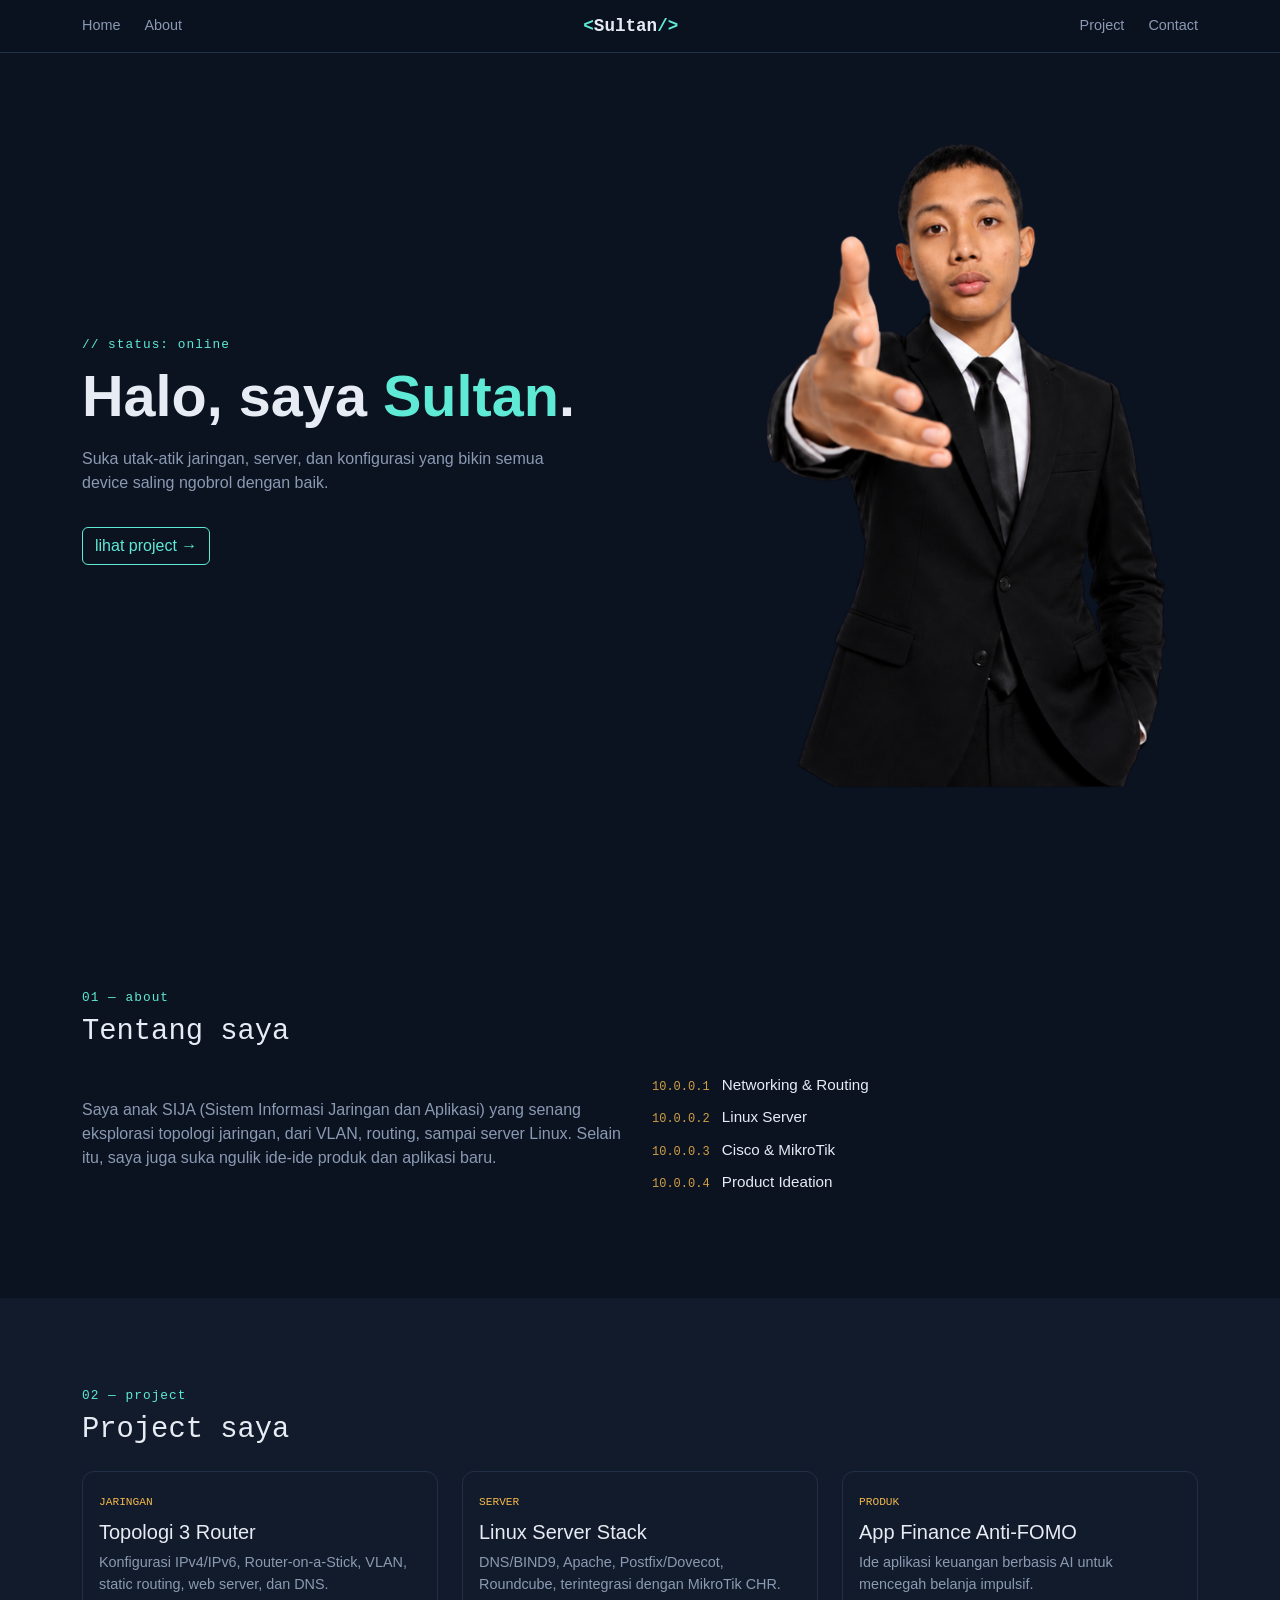
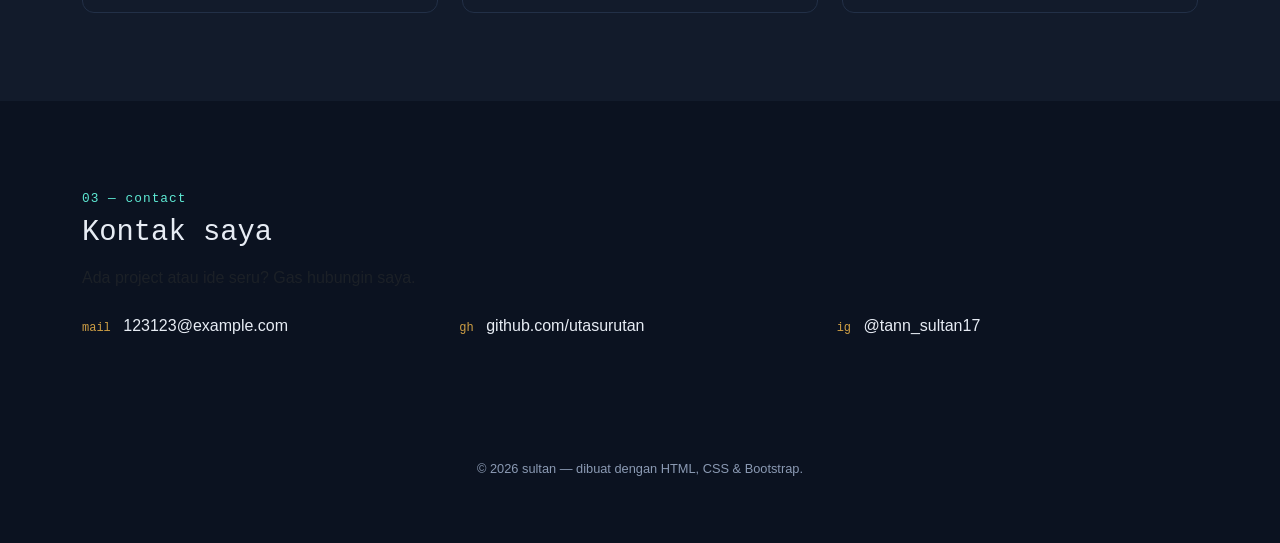
<file: Tugas-4/profile.html>
<!DOCTYPE html>
<html lang="id">
<head>
<meta charset="UTF-8">
<meta name="viewport" content="width=device-width, initial-scale=1.0">
<title>Sultan — Profile</title>

<!-- Bootstrap CSS -->
<link href="https://cdn.jsdelivr.net/npm/bootstrap@5.3.3/dist/css/bootstrap.min.css" rel="stylesheet">
<link rel="stylesheet" href="edit.css">
<link rel="preconnect" href="https://fonts.googleapis.com">
    <link rel="preconnect" href="https://fonts.gstatic.com" crossorigin>
    <link href="https://fonts.googleapis.com/css2?family=Poppins:wght@400;500;600;700&display=swap" rel="stylesheet">

</head>
<body>

  <!-- NAVBAR -->
  <nav class="navbar navbar-expand-md navbar-dark fixed-top custom-nav">
    <div class="container">
      <div class="d-flex w-100 align-items-center justify-content-between flex-wrap">
        <div class="d-none d-md-flex gap-4">
          <a href="#home" class="nav-link">Home</a>
          <a href="#about" class="nav-link">About</a>
        </div>

        <a href="#home" class="navbar-brand mx-auto logo">
          <span class="text-accent">&lt;</span>Sultan<span class="text-accent">/&gt;</span>
        </a>

        <div class="d-none d-md-flex gap-4">
          <a href="#project" class="nav-link">Project</a>
          <a href="#contact" class="nav-link">Contact</a>
        </div>

        <button class="navbar-toggler d-md-none" type="button" data-bs-toggle="collapse" data-bs-target="#mobileNav">
          <span class="navbar-toggler-icon"></span>
        </button>
      </div>

      <div class="collapse w-100 d-md-none" id="mobileNav">
        <div class="d-flex flex-column text-center gap-2 pt-3 pb-2">
          <a href="#home" class="nav-link">home</a>
          <a href="#about" class="nav-link">about</a>
          <a href="#project" class="nav-link">project</a>
          <a href="#contact" class="nav-link">contact</a>
        </div>
      </div>
    </div>
  </nav>

  <!-- HOME -->
<section id="home" class="section hero d-flex align-items-center">
  <div class="container">
    <div class="row align-items-center g-4">
      <div class="col-md-7 order-2 order-md-1">
        <p class="eyebrow">// status: online</p>
        <h1 class="hero-title">Halo, saya <span class="text-accent">Sultan</span>.</h1>
        <p class="hero-sub">Suka utak-atik jaringan, server, dan konfigurasi yang bikin semua device saling ngobrol dengan baik.</p>
        <a href="#project" class="btn btn-outline-accent">lihat project →</a>
      </div>
      <div class="col-md-5 order-1 order-md-2 text-center">
        <img src="SULTAN SALADIN PAHLEVI. 0093164954 (1).png" class="img-fluid rounded-4 hero-photo" alt="Foto Sultan">
      </div>
    </div>
  </div>
</section>

  <!-- ABOUT -->
  <section id="about" class="section">
    <div class="container">
      <p class="eyebrow">01 — about</p>
      <h2 class="section-title mb-4">Tentang saya</h2>
      <div class="row align-items-center g-4">
        <div class="col-md-6">
          <p class="about-text">
            Saya anak SIJA (Sistem Informasi Jaringan dan Aplikasi) yang senang eksplorasi topologi jaringan,
            dari VLAN, routing, sampai server Linux. Selain itu, saya juga suka ngulik ide-ide produk dan aplikasi baru.
          </p>
        </div>
        <div class="col-md-6">
          <ul class="stack list-unstyled">
            <li><span class="ip">10.0.0.1</span> Networking &amp; Routing</li>
            <li><span class="ip">10.0.0.2</span> Linux Server</li>
            <li><span class="ip">10.0.0.3</span> Cisco &amp; MikroTik</li>
            <li><span class="ip">10.0.0.4</span> Product Ideation</li>
          </ul>
        </div>
      </div>
    </div>
  </section>

  <!-- PROJECT -->
  <section id="project" class="section section-alt">
    <div class="container">
      <p class="eyebrow">02 — project</p>
      <h2 class="section-title mb-4">Project saya</h2>
      <div class="row g-4">

        <div class="col-md-4">
          <div class="card project-card h-100">
            <div class="card-body">
              <span class="card-tag">jaringan</span>
              <h3 class="h5 mt-2">Topologi 3 Router</h3>
              <p class="card-text">Konfigurasi IPv4/IPv6, Router-on-a-Stick, VLAN, static routing, web server, dan DNS.</p>
            </div>
          </div>
        </div>

        <div class="col-md-4">
          <div class="card project-card h-100">
            <div class="card-body">
              <span class="card-tag">server</span>
              <h3 class="h5 mt-2">Linux Server Stack</h3>
              <p class="card-text">DNS/BIND9, Apache, Postfix/Dovecot, Roundcube, terintegrasi dengan MikroTik CHR.</p>
            </div>
          </div>
        </div>

        <div class="col-md-4">
          <div class="card project-card h-100">
            <div class="card-body">
              <span class="card-tag">produk</span>
              <h3 class="h5 mt-2">App Finance Anti-FOMO</h3>
              <p class="card-text">Ide aplikasi keuangan berbasis AI untuk mencegah belanja impulsif.</p>
            </div>
          </div>
        </div>

      </div>
    </div>
  </section>

  <!-- CONTACT -->
  <section id="contact" class="section">
    <div class="container">
      <p class="eyebrow">03 — contact</p>
      <h2 class="section-title mb-3">Kontak saya</h2>
      <p class="text-muted mb-4">Ada project atau ide seru? Gas hubungin saya.</p>
      <div class="row g-3">
        <div class="col-md-4">
          <a href="mailto:sultan@example.com" class="contact-item d-block">
            <span class="ip">mail</span> 123123@example.com
          </a>
        </div>
        <div class="col-md-4">
          <a href="#" class="contact-item d-block">
            <span class="ip">gh</span> github.com/utasurutan
          </a>
        </div>
        <div class="col-md-4">
          <a href="#" class="contact-item d-block">
            <span class="ip">ig</span> @tann_sultan17
          </a>
        </div>
      </div>
    </div>
  </section>

  <footer class="footer text-center">
    <p>© 2026 sultan — dibuat dengan HTML, CSS &amp; Bootstrap.</p>
  </footer>

<script src="https://cdn.jsdelivr.net/npm/bootstrap@5.3.3/dist/js/bootstrap.bundle.min.js"></script>
</body>
</html>
</file>
<file: Tugas-4/edit.css>
:root{
  --bg: #0B1220;
  --surface: #121B2B;
  --border: #223047;
  --text: #E7ECF4;
  --muted: #8B9AB3;
  --accent: #5EEAD4;
  --accent-2: #F2B84B;
}

body{
  background:var(--bg);
  color:var(--text);
  font-family:'Inter','Segoe UI',sans-serif;
}

.text-accent{ color:var(--accent); }

.eyebrow{
  font-family:'Courier New',monospace;
  color:var(--accent);
  font-size:0.8rem;
  letter-spacing:0.08em;
  margin-bottom:0.5rem;
}

.ip{
  font-family:'Courier New',monospace;
  color:var(--accent-2);
  font-size:0.75rem;
  margin-right:0.5rem;
  opacity:0.85;
}

/* ===== NAVBAR ===== */
.custom-nav{
  background:rgba(11,18,32,0.85) !important;
  backdrop-filter:blur(8px);
  border-bottom:1px solid var(--border);
}
.custom-nav .nav-link{
  color:var(--muted) !important;
  font-size:0.9rem;
  padding:0;
}
.custom-nav .nav-link:hover{ color:var(--text) !important; }
.logo{
  font-family:'Courier New',monospace;
  font-weight:700;
  font-size:1.1rem;
  color:var(--text) !important;
}

/* ===== HERO ===== */
.hero{
  min-height:100vh;
  padding-top:5rem;
}
.hero-title{
  font-weight:700;
  font-size:clamp(2.2rem, 6vw, 3.6rem);
  margin-bottom:1rem;
}
.hero-sub{
  color:var(--muted);
  max-width:480px;
  margin-bottom:2rem;
}

/* ===== SECTIONS ===== */
.section{ padding:5.5rem 0; }
.section-alt{ background:var(--surface); }
.section-title{
  font-family:'Courier New',monospace;
  font-size:1.8rem;
}

/* ABOUT */
.about-text{ color:var(--muted); }
.stack li{ margin-bottom:0.6rem; font-size:0.95rem; }

/* PROJECT CARDS */
.project-card{
  background:var(--surface);
  border:1px solid var(--border);
  border-radius:12px;
  transition:transform 0.25s ease, border-color 0.25s ease, box-shadow 0.25s ease;
}
.project-card:hover{
  transform:translateY(-6px);
  border-color:var(--accent);
  box-shadow:0 16px 30px rgba(0,0,0,0.35);
}
.card-tag{
  font-family:'Courier New',monospace;
  font-size:0.7rem;
  color:var(--accent-2);
  text-transform:uppercase;
}
.card-body{ color:var(--text); }
.card-text{ color:var(--muted); font-size:0.9rem; }

/* BUTTON */
.btn-outline-accent{
  border:1px solid var(--accent);
  color:var(--accent);
  background:transparent;
}
.btn-outline-accent:hover{
  background:var(--accent);
  color:var(--bg);
}

/* CONTACT */
.contact-item{
  color:var(--text);
  text-decoration:none;
  border-bottom:1px solid transparent;
  transition:border-color 0.2s ease, color 0.2s ease;
}
.contact-item:hover{
  border-color:var(--accent);
  color:var(--accent);
}

.footer{
  color:var(--muted);
  font-size:0.8rem;
  padding:2rem 0 3rem;
}

@media (prefers-reduced-motion: reduce){
  .project-card{ transition:none; }
}

:focus-visible{
  outline:2px solid var(--accent);
  outline-offset:2px;
}
</file>
